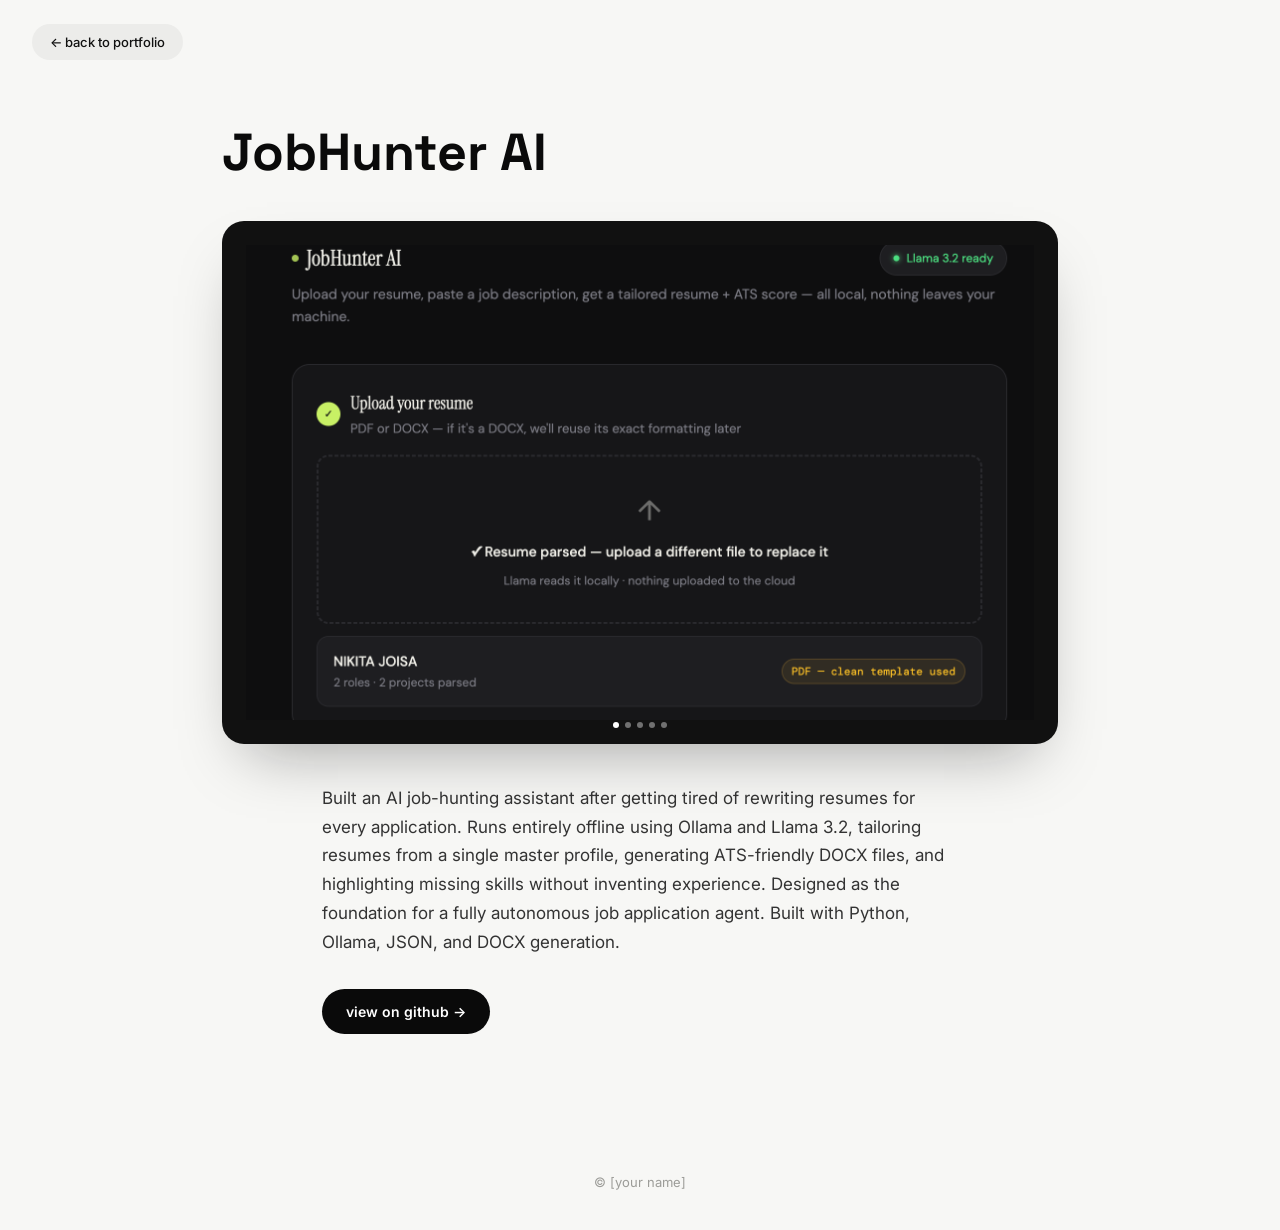
<file: projects/p1.html>
<!DOCTYPE html>
<html lang="en">
<head>
<meta charset="UTF-8">
<meta name="viewport" content="width=device-width, initial-scale=1.0">
<title>LWv4: Full Digital Platform Rebuild — [your name]</title>
<style>
  @import url('https://fonts.googleapis.com/css2?family=Space+Grotesk:wght@400;500;700&family=Inter:wght@400;500;600&display=swap');

  :root{
    --bg: #f7f7f5;
    --ink: #0a0a0a;
    --grey-0: #d6d6d3;
    --grey-1: #9c9c98;
    --pill: #ececea;
    --pill-ink: #111111;
  }
  *{ margin:0; padding:0; box-sizing:border-box; }
  body{
    background:var(--bg);
    color:var(--ink);
    font-family:'Inter', sans-serif;
  }

  nav{ padding:24px 32px; }
  .back-pill{
    display:inline-flex;
    align-items:center;
    gap:8px;
    padding:10px 18px;
    border-radius:999px;
    background:var(--pill);
    color:var(--pill-ink);
    font-size:13px;
    font-weight:500;
    text-decoration:none;
  }

  header.p-detail-head{
    max-width:900px;
    margin:40px auto 0;
    padding:0 32px;
  }
  .p-eyebrow{ font-size:14px; color:var(--grey-1); margin-bottom:10px; }
  h1{
    font-family:'Space Grotesk', sans-serif;
    font-size:clamp(32px, 5vw, 52px);
    font-weight:700;
    line-height:1.1;
  }
  .p-meta{ font-size:14px; color:var(--grey-1); margin-top:12px; }

  .gallery{
    position:relative;
    max-width:900px;
    margin:40px auto;
    padding:0 32px;
  }
  .gallery-card{
    position:relative;
    border-radius:22px;
    overflow:hidden;
    background:#111;
    box-shadow:0 30px 60px -24px rgba(10,10,10,.35);
  }
  .gallery-slides{
    display:flex;
    overflow-x:auto;
    scroll-snap-type:x mandatory;
    scrollbar-width:none;
    -webkit-overflow-scrolling:touch;
  }
  .gallery-slides::-webkit-scrollbar{ display:none; }
  .gallery-slide{
    flex:0 0 100%;
    scroll-snap-align:start;
    aspect-ratio:16/10;
    display:flex; align-items:center; justify-content:center;
    color:rgba(255,255,255,.55);
    font-size:14px;
    text-align:center;
    padding:24px;
  }
  .gallery-slide img, .gallery-slide video{
    width:100%; height:100%; object-fit:cover; display:block;
  }
  .gallery-slide.video-slot{
    border:1px dashed rgba(255,255,255,.25);
    margin:1px;
  }
  .gallery-dots{
    position:absolute;
    bottom:16px; left:50%;
    transform:translateX(-50%);
    display:flex; gap:6px;
  }
  .gallery-dots span{
    width:6px; height:6px; border-radius:50%;
    background:rgba(255,255,255,.4);
    transition:background .2s ease;
  }
  .gallery-dots span.active{ background:#fff; }

  .p-body{
    max-width:700px;
    margin:0 auto 100px;
    padding:0 32px;
  }
  .p-desc{ font-size:17px; line-height:1.7; color:#333; margin-bottom:32px; }
  .p-stack{ display:flex; flex-wrap:wrap; gap:8px; margin-bottom:36px; }
  .p-stack span{
    font-size:12px;
    background:var(--pill);
    padding:6px 12px;
    border-radius:999px;
  }
  .github-btn{
    display:inline-flex;
    align-items:center;
    gap:8px;
    background:var(--ink);
    color:#fff;
    text-decoration:none;
    font-size:14px;
    font-weight:600;
    padding:14px 24px;
    border-radius:999px;
    transition:opacity .2s ease;
  }
  .github-btn:hover{ opacity:.85; }

  footer{ text-align:center; padding:40px; color:var(--grey-1); font-size:13px; }
</style>
</head>
<body>

<nav><a href="../index.html" class="back-pill">← back to portfolio</a></nav>

<header class="p-detail-head">
  <h1>JobHunter AI</h1>
</header>

<div class="gallery">
  <div class="gallery-card">
    <div class="gallery-slides" id="gallerySlides">
      <div class="gallery-slide"><img src="../Images/jb1.png" alt="lwv4 screenshot 1"></div>
      <div class="gallery-slide"><img src="../Images/jb2.png" alt="lwv4 screenshot 2"></div>
      <div class="gallery-slide"><img src="../Images/jb3.png" alt="lwv4 screenshot 2"></div>
      <div class="gallery-slide"><img src="../Images/jb4.png" alt="lwv4 screenshot 2"></div>
      <div class="gallery-slide"><img src="../Images/jb5.png" alt="lwv4 screenshot 2"></div>
    </div>
    <div class="gallery-dots" id="galleryDots"></div>
  </div>
</div>

<div class="p-body">
  <p class="p-desc">Built an AI job-hunting assistant after getting tired of rewriting resumes for every application. Runs entirely offline using Ollama and Llama 3.2, tailoring resumes from a single master profile, generating ATS-friendly DOCX files, and highlighting missing skills without inventing experience. Designed as the foundation for a fully autonomous job application agent. Built with Python, Ollama, JSON, and DOCX generation.</p>
  <a href="https://github.com/nikitajoisa/jobhunter-ai" target="_blank" rel="noopener" class="github-btn">view on github →</a>
</div>

<footer>© [your name]</footer>

<script>
  const slidesEl = document.getElementById('gallerySlides');
  const dotsEl = document.getElementById('galleryDots');
  const count = slidesEl.children.length;
  for(let i = 0; i < count; i++){
    const dot = document.createElement('span');
    if(i === 0) dot.classList.add('active');
    dotsEl.appendChild(dot);
  }
  const dots = dotsEl.children;
  let ticking = false;
  slidesEl.addEventListener('scroll', () => {
    if(ticking) return;
    ticking = true;
    requestAnimationFrame(() => {
      const index = Math.round(slidesEl.scrollLeft / slidesEl.clientWidth);
      Array.from(dots).forEach((d, i) => d.classList.toggle('active', i === index));
      ticking = false;
    });
  });
</script>

</body>
</html>
</file>
